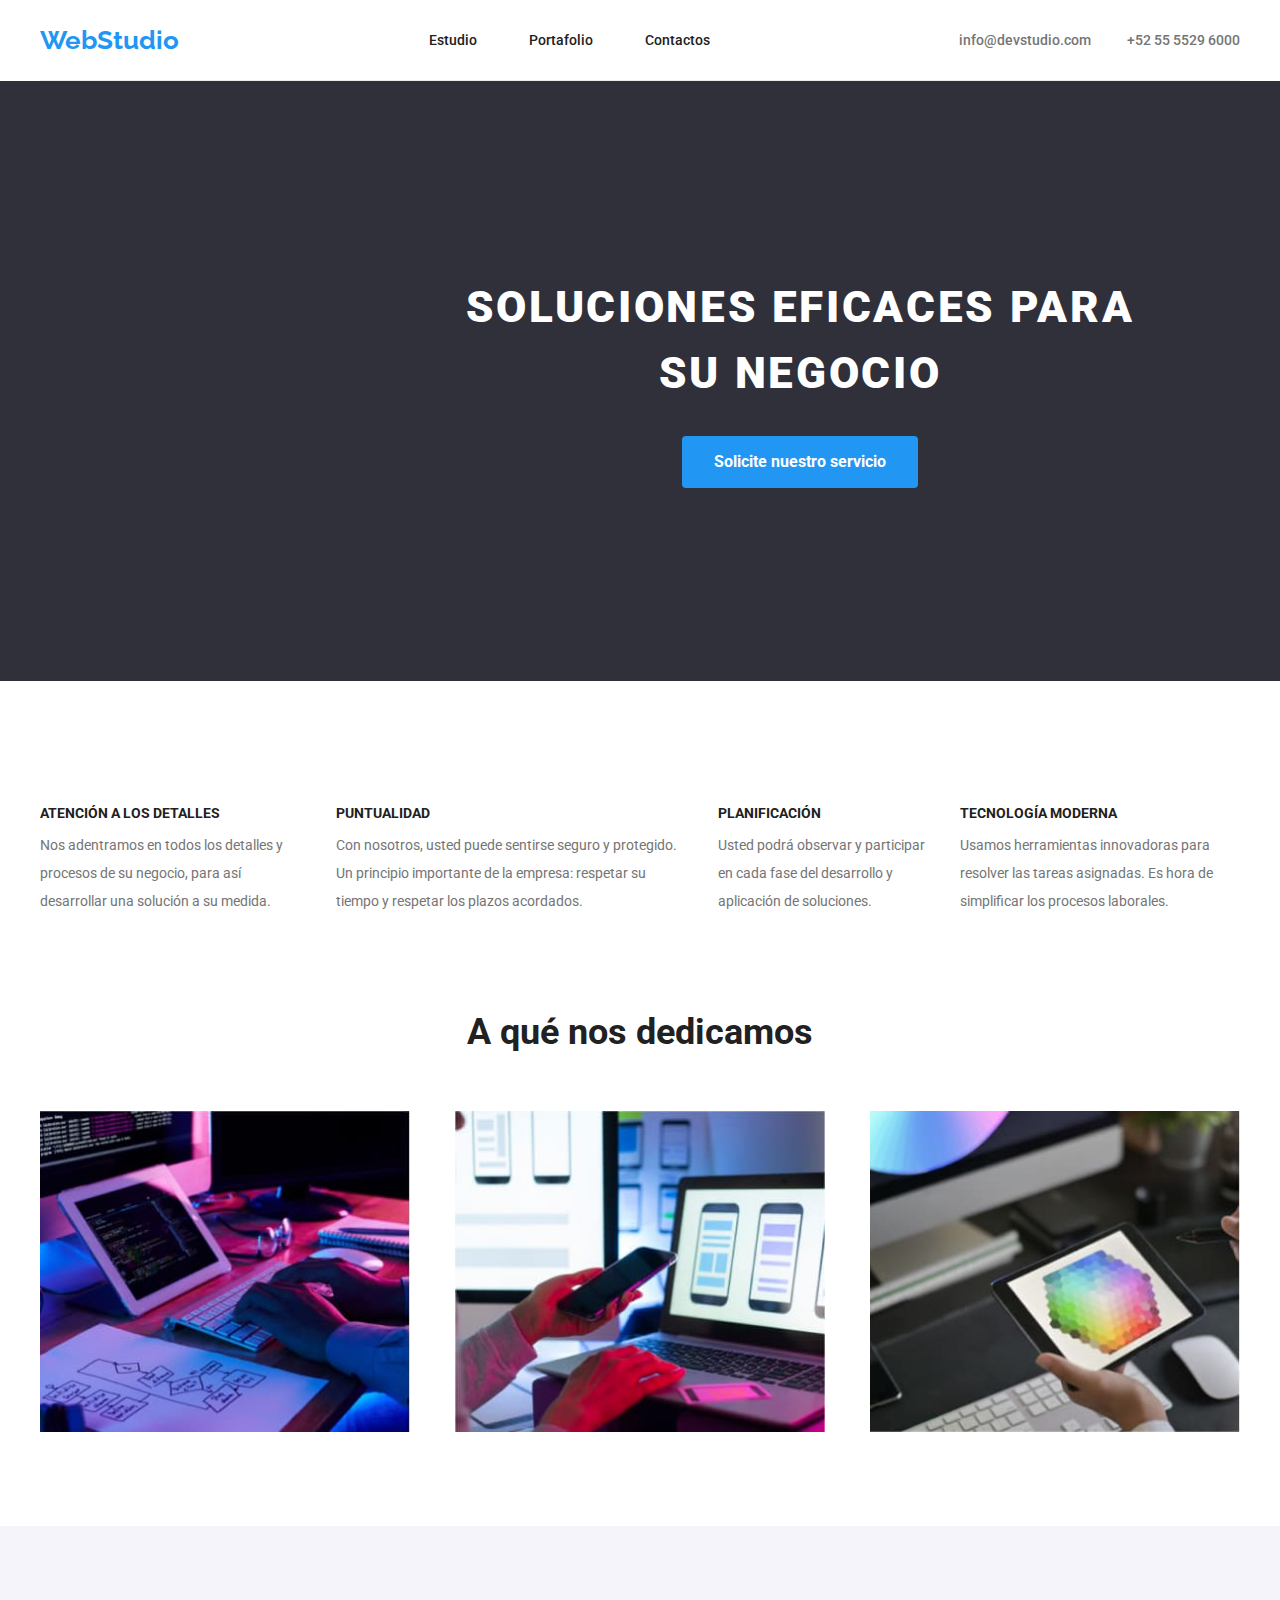
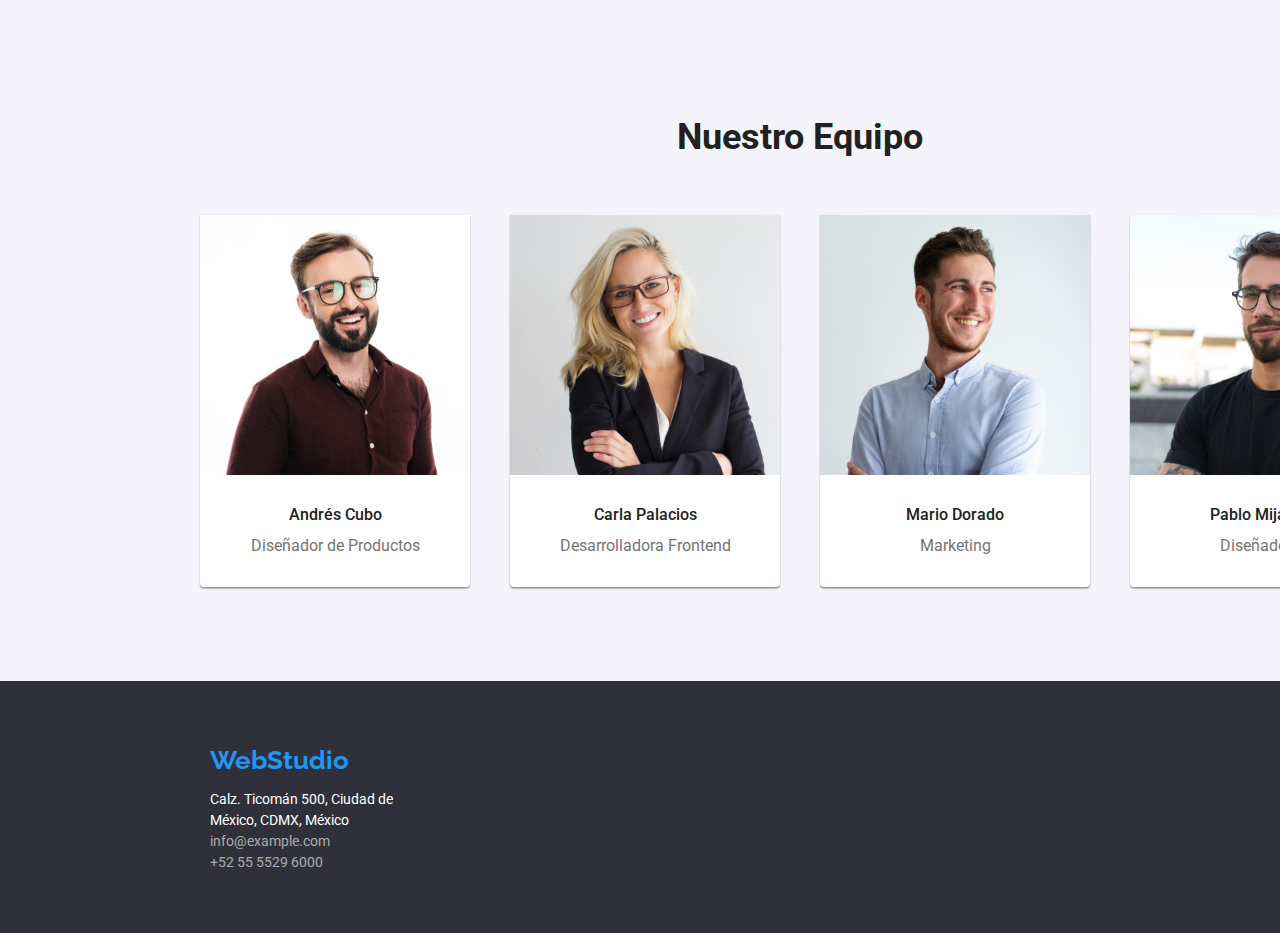
<file: index.html>
<!DOCTYPE html>
<html lang="es">
  <head>
    <meta charset="UTF-8" />
    <meta http-equiv="X-UA-Compatible" content="IE=edge" />
    <meta name="viewport" content="width=device-width, initial-scale=1.0" />
    <title>WebStudio</title>
    <!--Normalizacion-->
    <link
      rel="stylesheet"
      href="https://cdnjs.cloudflare.com/ajax/libs/modern-normalize/1.0.0/modern-normalize.min.css"
    />
    <!--Fuentes-->
    <link rel="preconnect" href="https://fonts.googleapis.com" />
    <link rel="preconnect" href="https://fonts.gstatic.com" crossorigin />
    <link
      href="https://fonts.googleapis.com/css2?family=Raleway:ital,wght@0,700;1,700&family=Roboto:ital,wght@0,400;0,500;0,700;0,900;1,400;1,500;1,700;1,900&display=swap"
      rel="stylesheet"
    />
    <!--Estilos-->
    <link rel="stylesheet" href="./CSS/styles.css" />
  </head>

  <body>
    <header class="container header-container">
      <a href="./index.html" class="logo">WebStudio</a>
      <nav>
        <ul class="header-item list link-container">
          <li>
            <a href="./index.html" target="_self" class="header-item"
              >Estudio</a
            >
          </li>
          <li>
            <a href="./portfolio.html" target="_self" class="header-item"
              >Portafolio</a
            >
          </li>
          <li class="header-item">Contactos</li>
        </ul>
      </nav>
      <ul class="header-contact-information list link-container">
        <li>
          <a href="mailto:info@devstudio.com" class="header-contact-information"
            >info@devstudio.com</a
          >
        </li>
        <li>
          <a href="tel:+525555296000" class="header-contact-information"
            >+52 55 5529 6000</a
          >
        </li>
      </ul>
    </header>

    <main>
      <section class="main-information main-information-container">
        <h1 class="main-information">SOLUCIONES EFICACES PARA SU NEGOCIO</h1>
        <button class="button-principal">Solicite nuestro servicio</button>
      </section>

      <section class="service-information container section">
        <ul class="service-information list container">
          <li class="serv-inf-container">
            <h3 class="service-information-item">ATENCIÓN A LOS DETALLES</h3>
            <p class="service-information-detail">
              Nos adentramos en todos los detalles y procesos de su negocio,
              para así desarrollar una solución a su medida.
            </p>
          </li>
          <li class="serv-inf-container">
            <h3 class="service-information-item">PUNTUALIDAD</h3>
            <p class="service-information-detail">
              Con nosotros, usted puede sentirse seguro y protegido. Un
              principio importante de la empresa: respetar su tiempo y respetar
              los plazos acordados.
            </p>
          </li>
          <li class="serv-inf-container">
            <h3 class="service-information-item">PLANIFICACIÓN</h3>
            <p class="service-information-detail">
              Usted podrá observar y participar en cada fase del desarrollo y
              aplicación de soluciones.
            </p>
          </li>
          <li class="serv-inf-container">
            <h3 class="service-information-item">TECNOLOGÍA MODERNA</h3>
            <p class="service-information-detail">
              Usamos herramientas innovadoras para resolver las tareas
              asignadas. Es hora de simplificar los procesos laborales.
            </p>
          </li>
        </ul>
      </section>

      <section class="images-services section2-container">
        <h2 class="secondary-title">A qué nos dedicamos</h2>
        <ul class="list container">
          <li>
            <img
              src="./images/1escribiendoenportatil.jpg"
              alt="Escribiendo en portatil"
              width="370"
            />
          </li>
          <li>
            <img
              src="./images/2celularyportatil.jpg"
              alt="Celular y Portatil"
              width="370"
            />
          </li>
          <li>
            <img src="./images/3tablet.jpg" alt="Tablet" width="370" />
          </li>
        </ul>
      </section>

      <section class="work-team section3-container section">
        <h2 class="secondary-title sec-title-padding">Nuestro Equipo</h2>
        <ul class="list container">
          <li class="list-work-team">
            <img
              src="./images/empleado1.jpg"
              alt="Foto empleado 1"
              width="270"
            />
            <h3 class="employee-name">Andrés Cubo</h3>
            <p class="employee-position">Diseñador de Productos</p>
          </li>
          <li class="list-work-team">
            <img
              src="./images/empleado2.jpg"
              alt="Foto empleado 2"
              width="270"
            />
            <h3 class="employee-name">Carla Palacios</h3>
            <p class="employee-position">Desarrolladora Frontend</p>
          </li>
          <li class="list-work-team">
            <img
              src="./images/empleado3.jpg"
              alt="Foto empleado 3"
              width="270"
            />
            <h3 class="employee-name">Mario Dorado</h3>
            <p class="employee-position">Marketing</p>
          </li>
          <li class="list-work-team">
            <img
              src="./images/empleado4.jpg"
              alt="Foto empleado 4"
              width="270"
            />
            <h3 class="employee-name">Pablo Mijangos</h3>
            <p class="employee-position">Diseñador IU</p>
          </li>
        </ul>
      </section>
    </main>

    <footer class="footer-container">
      <h4 class="logo-footer">WebStudio</h4>
      <address class="footer-address">
        Calz. Ticomán 500, Ciudad de México, CDMX, México
        <ul class="footer-contact-information list">
          <li>
            <a href="mailto:info@example.com" class="footer-contact-information"
              >info@example.com</a
            >
          </li>
          <li>
            <a href="tel:+525555296000" class="footer-contact-information"
              >+52 55 5529 6000</a
            >
          </li>
        </ul>
      </address>
    </footer>
  </body>
</html>
</file>
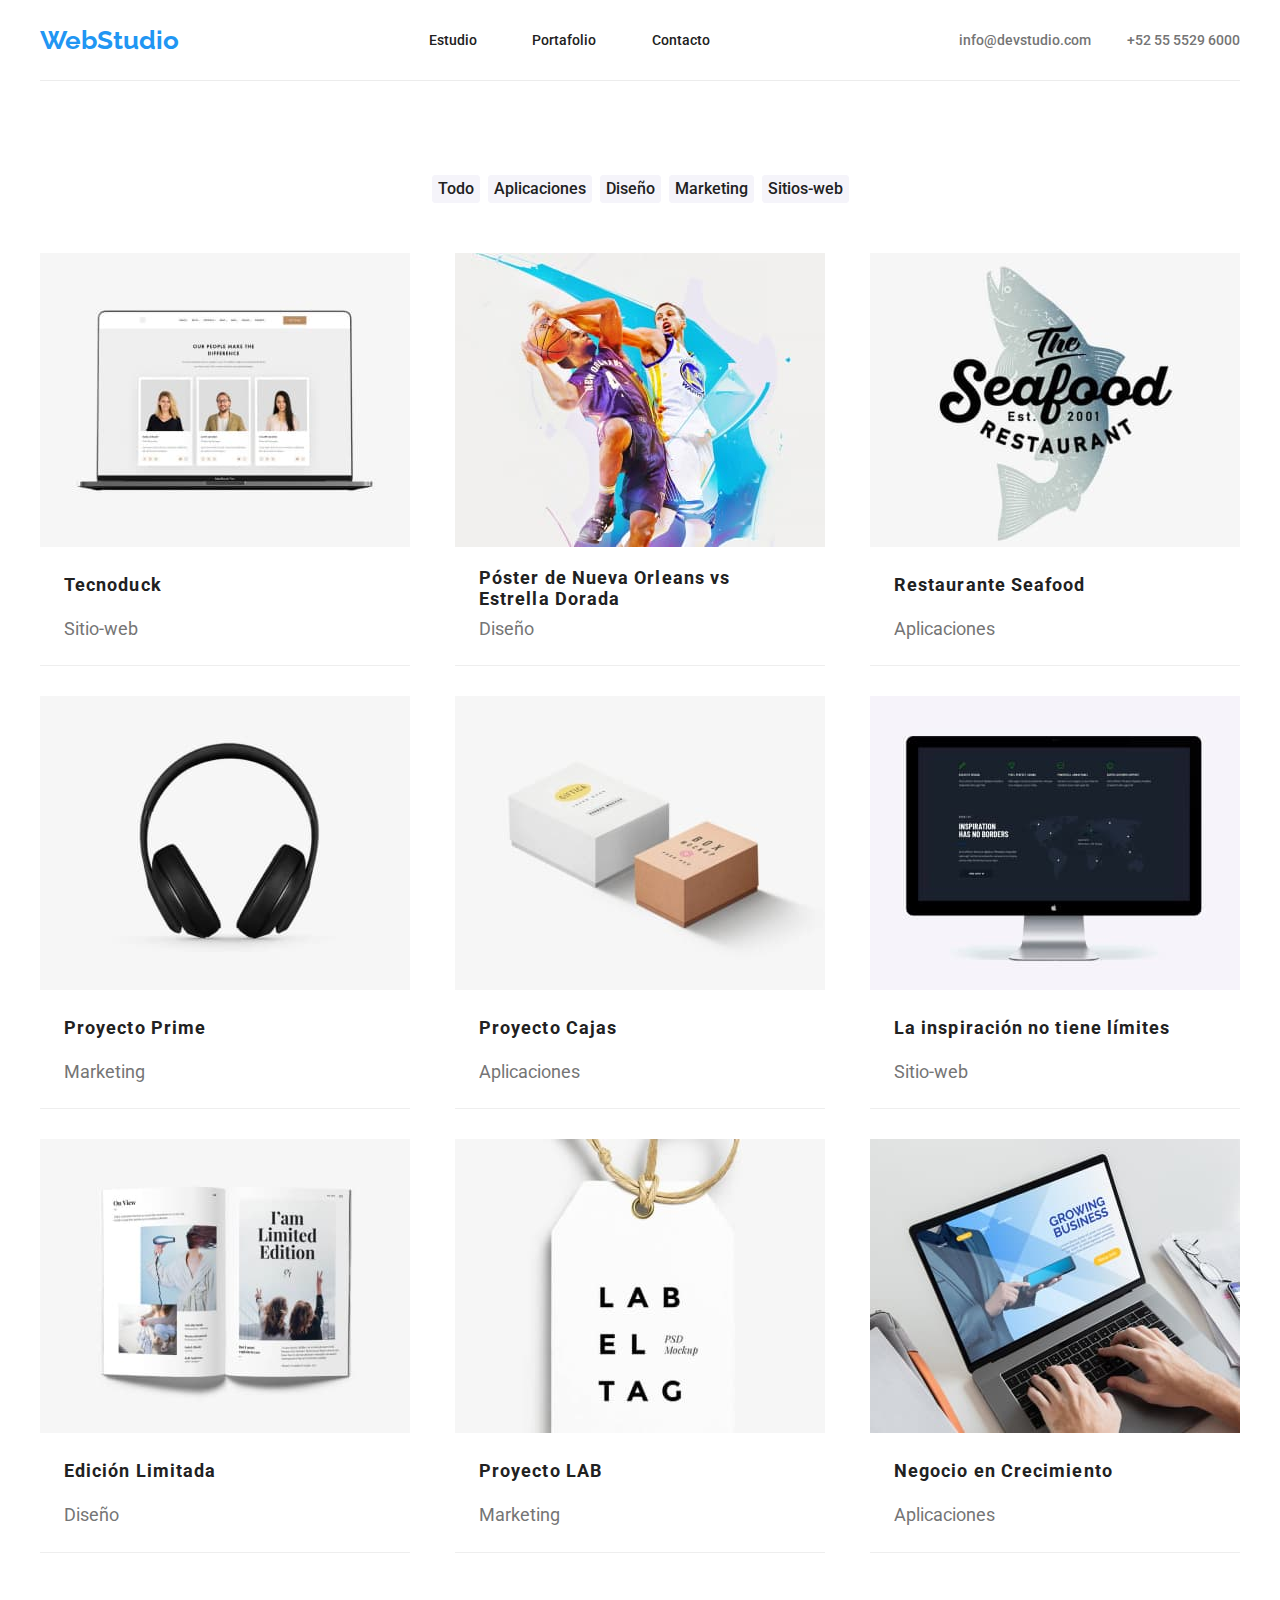
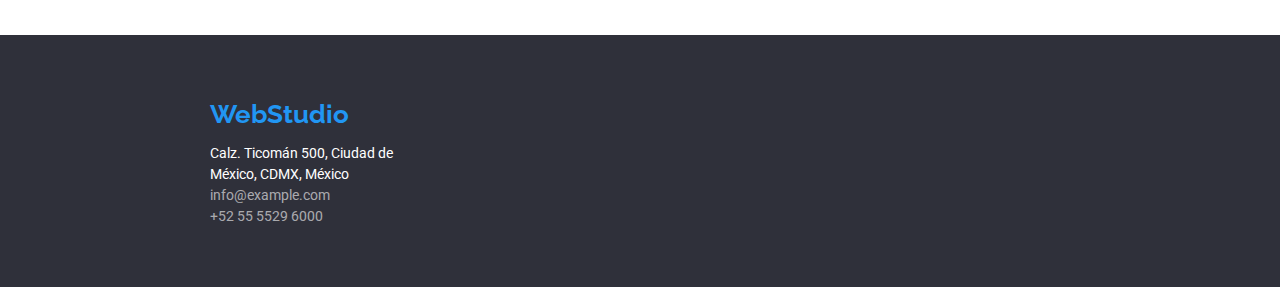
<file: portfolio.html>
<!DOCTYPE html>
<html lang="es">
  <head>
    <meta charset="UTF-8" />
    <meta http-equiv="X-UA-Compatible" content="IE=edge" />
    <meta name="viewport" content="width=device-width, initial-scale=1.0" />
    <title>Portafolio</title>
    <!--Normalizacion-->
    <link
      rel="stylesheet"
      href="https://cdnjs.cloudflare.com/ajax/libs/modern-normalize/1.0.0/modern-normalize.min.css"
    />
    <!--Fuentes-->
    <link rel="preconnect" href="https://fonts.googleapis.com" />
    <link rel="preconnect" href="https://fonts.gstatic.com" crossorigin />
    <link
      href="https://fonts.googleapis.com/css2?family=Raleway:ital,wght@0,700;1,700&family=Roboto:ital,wght@0,400;0,500;0,700;0,900;1,400;1,500;1,700;1,900&display=swap"
      rel="stylesheet"
    />
    <!--Estilos-->
    <link rel="stylesheet" href="./CSS/styles.css" />
  </head>

  <body>
    <header class="container header-container">
      <a href="./portfolio.html" class="logo">WebStudio</a>
      <nav>
        <ul class="header-item list link-container">
          <li>
            <a href="./index.html" target="_self" class="header-item"
              >Estudio</a
            >
          </li>
          <li>
            <a href="./portfolio.html" target="_self" class="header-item"
              >Portafolio</a
            >
          </li>
          <li class="header-item">Contacto</li>
        </ul>
      </nav>
      <ul class="header-contact-information list link-container">
        <li>
          <a href="mailto:info@devstudio.com" class="header-contact-information"
            >info@devstudio.com</a
          >
        </li>
        <li>
          <a href="tel:+525555296000" class="header-contact-information"
            >+52 55 5529 6000</a
          >
        </li>
      </ul>
    </header>

    <main>
      <section class="buttons container">
        <ul class="list button-secondary-container">
          <li class="button-secondary">
            <input type="button" value="Todo" class="button-secondary" />
          </li>
          <li class="button-secondary">
            <input
              type="button"
              value="Aplicaciones"
              class="button-secondary"
            />
          </li>
          <li class="button-secondary">
            <input type="button" value="Diseño" class="button-secondary" />
          </li>
          <li class="button-secondary">
            <input type="button" value="Marketing" class="button-secondary" />
          </li>
          <li class="button-secondary">
            <input type="button" value="Sitios-web" class="button-secondary" />
          </li>
        </ul>
      </section>

      <section class="projects container">
        <ul class="list projects-container">
          <li class="project-card">
            <img
              src="./images/port1-tecnoduck.jpg"
              alt="Tecnoduck"
              width="370"
            />
            <h3 class="projects-name">Tecnoduck</h3>
            <p class="projects-detail">Sitio-web</p>
          </li>
          <li class="project-card">
            <img src="./images/port2-poster.jpg" alt="Poster" width="370" />
            <h3 class="projects-name-card2">
              Póster de Nueva Orleans vs Estrella Dorada
            </h3>
            <p class="projects-detail">Diseño</p>
          </li>
          <li class="project-card">
            <img src="./images/port3-seafood.jpg" alt="Seafood" width="370" />
            <h3 class="projects-name">Restaurante Seafood</h3>
            <p class="projects-detail">Aplicaciones</p>
          </li>
          <li class="project-card">
            <img
              src="./images/port4-audifonos.jpg"
              alt="Audifonos"
              width="370"
            />
            <h3 class="projects-name">Proyecto Prime</h3>
            <p class="projects-detail">Marketing</p>
          </li>
          <li class="project-card">
            <img src="./images/port5-cajas.jpg" alt="Cajas" width="370" />
            <h3 class="projects-name">Proyecto Cajas</h3>
            <p class="projects-detail">Aplicaciones</p>
          </li>
          <li class="project-card">
            <img src="./images/port6-monitor.jpg" alt="Monitor" width="370" />
            <h3 class="projects-name">La inspiración no tiene límites</h3>
            <p class="projects-detail">Sitio-web</p>
          </li>
          <li class="project-card">
            <img src="./images/port7-revista.jpg" alt="Revista" width="370" />
            <h3 class="projects-name">Edición Limitada</h3>
            <p class="projects-detail">Diseño</p>
          </li>
          <li class="project-card">
            <img src="./images/port8-lab.jpg" alt="ProyectoLAB" width="370" />
            <h3 class="projects-name">Proyecto LAB</h3>
            <p class="projects-detail">Marketing</p>
          </li>
          <li class="project-card">
            <img src="./images/port9-portatil.jpg" alt="Portatil" width="370" />
            <h3 class="projects-name">Negocio en Crecimiento</h3>
            <p class="projects-detail">Aplicaciones</p>
          </li>
        </ul>
      </section>
    </main>

    <footer class="footer-container">
      <h4 class="logo-footer">WebStudio</h4>
      <address class="footer-address">
        Calz. Ticomán 500, Ciudad de México, CDMX, México
        <ul class="footer-contact-information list">
          <li>
            <a href="mailto:info@example.com" class="footer-contact-information"
              >info@example.com</a
            >
          </li>
          <li>
            <a href="tel:+525555296000" class="footer-contact-information"
              >+52 55 5529 6000</a
            >
          </li>
        </ul>
      </address>
    </footer>
  </body>
</html>
</file>
<file: CSS/styles.css>
:root {
  --color-principal-texto: #212121;
  --color-secundario-texto: #757575;
  --color-para-resaltar: #2196f3;
  --color-blanco-texto: #ffffff;
}

h1,
h2,
h3,
h4,
h5,
h6,
p {
  margin: 0;
}

html {
  box-sizing: border-box;
}

*,
*::after,
*::before {
  box-sizing: inherit;
}

img {
  display: block;
  max-width: 100%;
  height: auto;
}

address {
  font-style: normal;
}

.link {
  text-decoration: none;
  color: inherit;
}

.list {
  list-style: none;
  padding: 0;
  margin: 0;
}

body {
  font-family: 'Roboto', sans-serif;
  color: var(--color-principal-texto);
}

.container {
  display: flex;
  width: 1200px;
  margin-left: auto;
  margin-right: auto;
  justify-content: space-between;
  align-items: center;
}

.section {
  padding: 94px 0px;
}

/*Encabezado Estudio y Portafolio*/

.logo {
  font-family: 'Raleway';
  color: var(--color-para-resaltar);
  font-size: 26px;
  font-weight: 700;
  line-height: 1.5;
  text-decoration: none;
}

.header-container {
  border-bottom: 1px solid #ececec;
}

.link-container {
  display: flex;
  justify-content: space-between;
  align-items: center;
  width: 281px;
  padding: 32px 0px;
}

.header-item {
  color: var(--color-principal-texto);
  font-size: 14px;
  font-weight: 500;
  text-decoration: none;
}

.header-item:is(:hover, :focus) {
  color: var(--color-para-resaltar);
}

.header-contact-information {
  color: var(--color-secundario-texto);
  font-size: 14px;
  font-weight: 500;
  text-decoration: none;
}

.header-contact-information:hover {
  color: var(--color-para-resaltar);
}

.header-contact-information:focus {
  color: var(--color-para-resaltar);
}

/*Contenido: Estudio*/

/*Información Principal*/

.main-information-container {
  display: flex;
  width: 1600px;
  height: 600px;
  margin-left: auto;
  margin-right: auto;
  justify-content: center;
  align-items: center;
  flex-direction: column;
}

.main-information {
  color: var(--color-blanco-texto);
  font-size: 44px;
  font-weight: 900;
  line-height: 1.5;
  text-align: center;
  letter-spacing: 2.64px;
  background: #2f303a;
  padding-right: 220px;
  padding-left: 220px;
  margin-bottom: 30px;
}

.button-principal {
  color: var(--color-blanco-texto);
  font-size: 16px;
  font-weight: 700;
  line-height: 2;
  background-color: var(--color-para-resaltar);
  border: var(--color-para-resaltar);
  text-align: center;
  cursor: pointer;
  padding: 10px 32px;
  border-radius: 4px;
}

/*Sección uno: Información de Servicios*/

.serv-inf-container {
  display: flex;
  justify-content: center;
  flex-direction: column;
}

.serv-inf-container:not(:last-child) {
  margin-right: 30px;
}

.service-information-item {
  font-size: 14px;
  font-weight: 700;
  margin-bottom: 10px;
}

.service-information-detail {
  color: var(--color-secundario-texto);
  font-size: 14px;
  line-height: 2;
}

/*Sección dos: Imágenes de Servicios*/

.section2-container {
  display: flex;
  width: 1200px;
  margin-left: auto;
  margin-right: auto;
  justify-content: space-between;
  align-items: center;
  flex-direction: column;
}

/*Sección tres: Equipo de trabajo*/

.section3-container {
  display: flex;
  width: 1600px;
  margin-left: auto;
  margin-right: auto;
  justify-content: space-between;
  align-items: center;
  flex-direction: column;
  background-color: #f5f4fa;
  margin-top: 94px;
}

.secondary-title {
  font-size: 36px;
  font-weight: 700;
  line-height: 1.3;
  text-align: center;
  margin-bottom: 55px;
}

.sec-title-padding {
  padding-top: 94px;
}

.list-work-team {
  width: 270px;
  background-color: var(--color-blanco-texto);
  border-radius: 0px 0px 4px 4px;
  box-shadow: 0px 2px 1px 0px rgba(0, 0, 0, 0.2),
    0px 1px 1px 0px rgba(0, 0, 0, 0.14), 0px 1px 3px 0px rgba(0, 0, 0, 0.12);
}

.employee-name {
  font-size: 16px;
  font-weight: 500;
  line-height: 1.3;
  text-align: center;
  margin-top: 30px;
  margin-bottom: 10px;
}

.employee-position {
  color: var(--color-secundario-texto);
  font-size: 16px;
  line-height: 1.3;
  text-align: center;
  padding-bottom: 30px;
}

/*Contenido: Portafolio*/

/*Botones*/

.button-secondary-container {
  display: flex;
  width: 1200px;
  margin-left: auto;
  margin-right: auto;
  justify-content: center;
  align-items: center;
  margin-top: 94px;
  margin-bottom: 50px;
}

.button-secondary {
  color: var(--color-principal-texto);
  background-color: #f5f4fa;
  border: #f5f4fa;
  font-size: 16px;
  font-weight: 500;
  line-height: 1.6;
  text-align: center;
  cursor: pointer;
  border-radius: 4px;
}

.button-secondary:not(:last-child) {
  margin-right: 8px;
}

.button-secondary:hover {
  color: var(--color-blanco-texto);
  background-color: var(--color-para-resaltar);
}

.button-secondary:focus {
  color: var(--color-blanco-texto);
  background-color: var(--color-para-resaltar);
}

/*Proyectos*/

.projects-container {
  display: flex;
  width: 1200px;
  margin-left: auto;
  margin-right: auto;
  justify-content: space-between;
  align-items: center;
  flex-wrap: wrap;
  background-color: var(--color-blanco-texto);
  padding-bottom: 82px;
}

.project-card {
  background-color: var(--color-blanco-texto);
  border-bottom: 1px solid #eee;
  margin-bottom: 30px;
  max-width: 370px;
}

.project-card:nth-child(n + 7) {
  margin-bottom: 0px;
}

.project-card:hover {
  box-shadow: 1px 4px 6px 0px rgba(0, 0, 0, 0.16),
    0px 4px 4px 0px rgba(0, 0, 0, 0.06), 0px 1px 1px 0px rgba(0, 0, 0, 0.12);
}

.projects-name {
  font-size: 18px;
  font-weight: 700;
  line-height: 2;
  letter-spacing: 1.08px;
  margin-top: 20px;
  margin-bottom: 10px;
  padding: 0px 24px;
}

.projects-name-card2 {
  font-size: 18px;
  font-weight: 700;
  line-height: 1.2;
  letter-spacing: 1.08px;
  margin-top: 20px;
  margin-bottom: 2.8px;
  padding: 0px 24px;
}

.projects-detail {
  font-size: 18px;
  line-height: 1.8;
  color: var(--color-secundario-texto);
  padding: 0px 24px 20px;
}

/*Pie de Página: Estudio y Portafolio*/

.footer-container {
  display: flex;
  width: 1600px;
  margin-left: auto;
  margin-right: auto;
  justify-content: space-between;
  flex-direction: column;
  background: #2f303a;
}

.logo-footer {
  font-family: 'Raleway';
  color: var(--color-para-resaltar);
  font-size: 26px;
  font-weight: 700;
  line-height: 1.5;
  text-decoration: none;
  background: #2f303a;
  padding-top: 60px;
  padding-left: 210px;
  margin-bottom: 9px;
}

.footer-address {
  color: var(--color-blanco-texto);
  font-size: 14px;
  line-height: 1.5;
  background: #2f303a;
  padding-left: 210px;
  padding-bottom: 60px;
  padding-right: 1160px;
}

.footer-contact-information {
  color: rgba(255, 255, 255, 0.6);
  font-size: 14px;
  line-height: 1.5;
  text-decoration: none;
}

.footer-contact-information:hover {
  color: var(--color-para-resaltar);
}

.footer-contact-information:focus {
  color: var(--color-para-resaltar);
}
</file>
